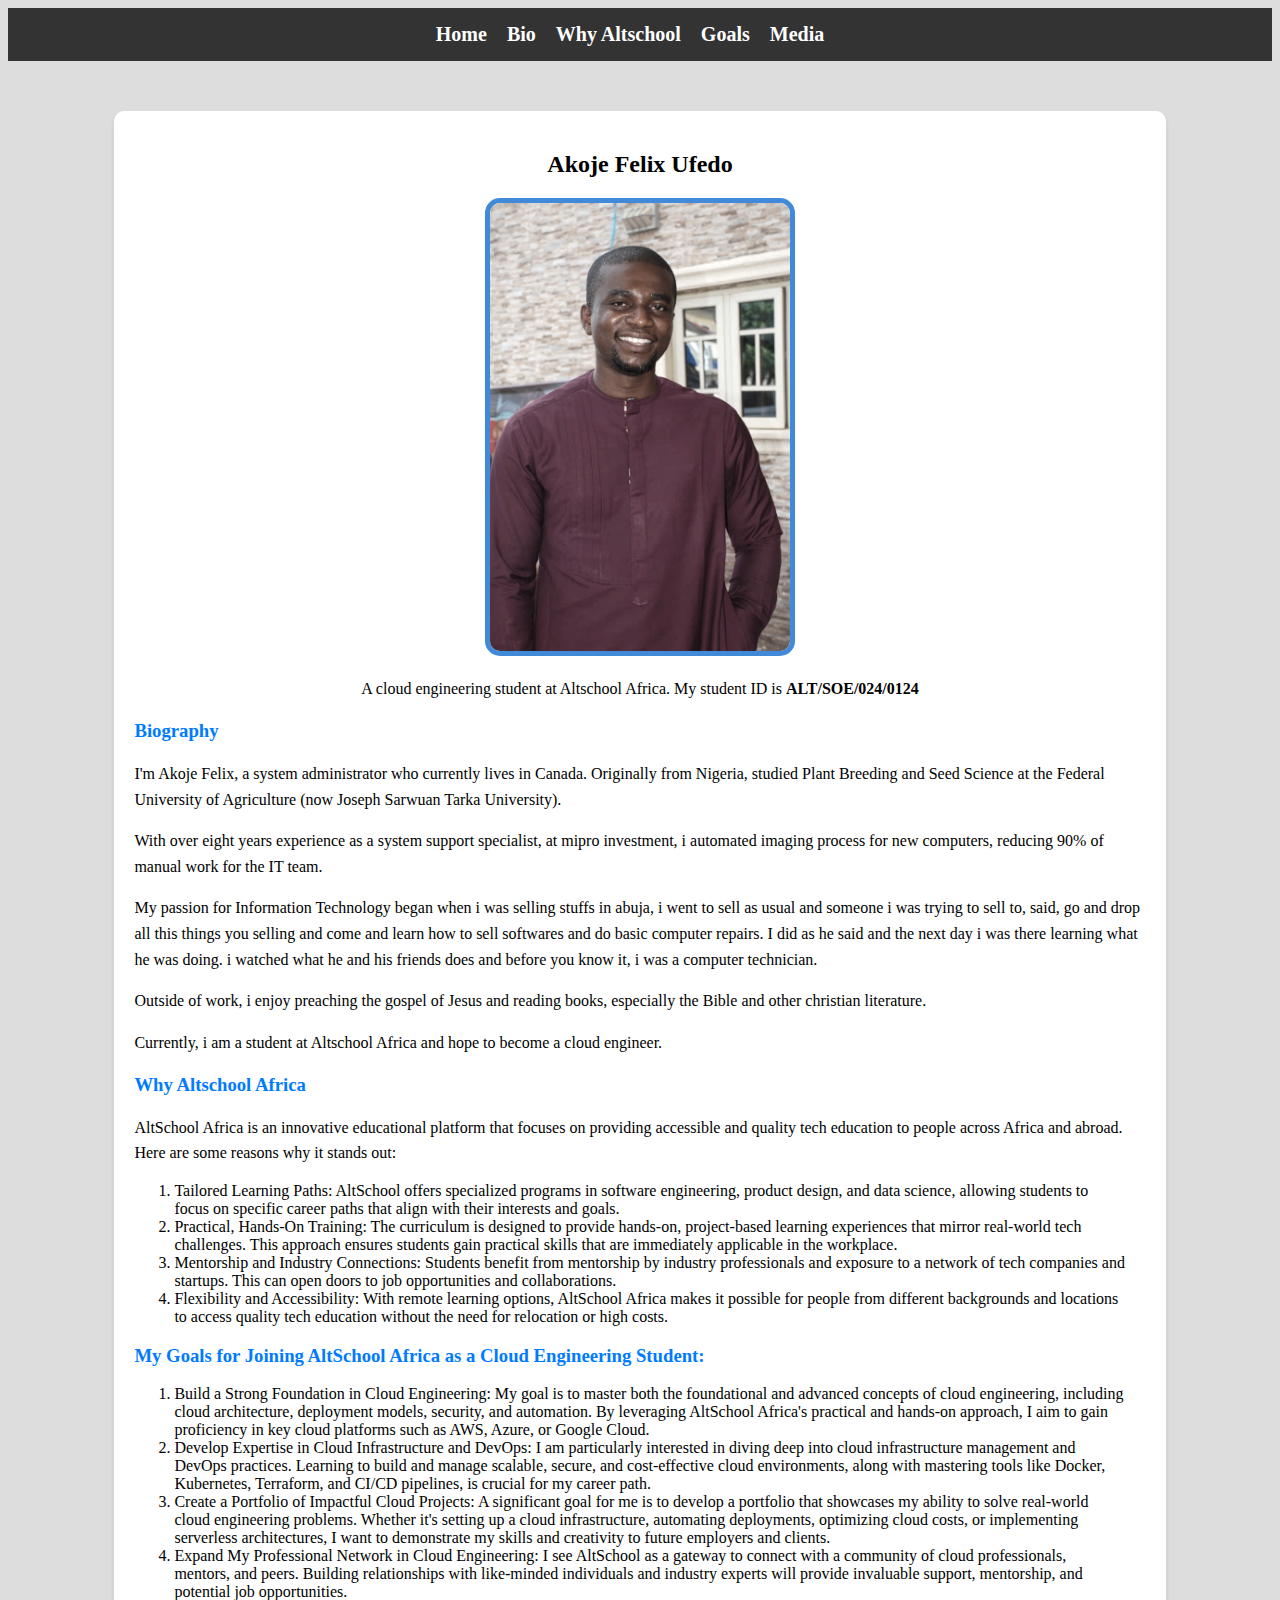
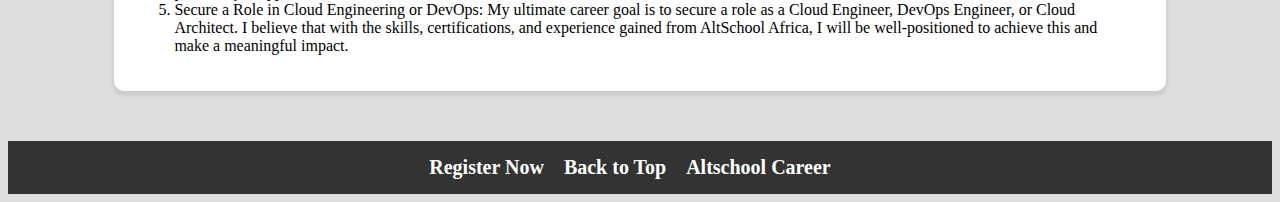
<file: index.html>
<!DOCTYPE html>
<!DOCTYPE html>
<html lang="en">
<head>
    <meta charset="UTF-8">
    <meta name="viewport" content="width=device-width, initial-scale=1.0">
    <title>Akoje Felix Bio</title>

    <link rel="preconnect" href="https://fonts.googleapis.com">
<link rel="preconnect" href="https://fonts.gstatic.com" crossorigin>
<link href="https://fonts.googleapis.com/css2?family=Roboto:ital,wght@0,100;0,300;0,400;0,500;0,700;0,900;1,100;1,300;1,400;1,500;1,700;1,900&display=swap" rel="stylesheet">

<link rel="stylesheet" href="index.css">
</head>
<body>
    <header id="home" >
        <nav>
            <ul>
                <li><a href="#home">Home</a></li>
                <li><a href="#biography">Bio</a></li>
                <li><a href="#why-altschool">Why Altschool</a></li>
                <li><a href="#My-goals">Goals</a></li>
                <li><a href="media.html">Media</a></li>
            </ul>
        </nav>
       
    </header>
    <main id="page">
        <section class="img-section">
            <h2>Akoje Felix Ufedo</h2>
            <img src="Images/Akoje.png" alt="My photo" height="200px" class="my-picture">
            <p>A cloud engineering student at Altschool Africa. My student ID is <strong>ALT/SOE/024/0124</strong></p>
            
        </section>
        <section>
            <h3 id="biography">
                Biography
            </h3>
            <p>
                I'm Akoje Felix, a system administrator who currently lives in Canada. Originally from Nigeria, studied Plant Breeding and Seed Science at the Federal University of Agriculture (now Joseph Sarwuan Tarka University).
            </p>
            <p>
                With over eight years experience as a system support specialist, at mipro investment, i automated imaging process for new computers, reducing 90% of manual work for the IT team.
            </p>
            <p>
                My passion for Information Technology began when i was selling stuffs in abuja, i went to sell as usual and someone i was trying to sell to, said, go and drop all this things you selling and come and learn how to sell softwares and do basic computer repairs. I did as he said and the next day i was there learning what he was doing. i watched what he and his friends does and before you know it, i was a computer technician.

            </p>
            <p>
                Outside of work, i enjoy preaching the gospel of Jesus and reading books, especially the Bible and other christian literature.
            </p>
            <p>
                Currently, i am a student at Altschool Africa and hope to become a cloud engineer.
            </p>
        </section>

        <section>
            <h3 id="why-altschool">
                Why Altschool Africa
            </h3>
            <p>
                AltSchool Africa is an innovative educational platform that focuses on providing accessible and quality tech education to people across Africa and abroad. Here are some reasons why it stands out:
                <ol>
                    <li>
                        Tailored Learning Paths: AltSchool offers specialized programs in software engineering, product design, and data science, allowing students to focus on specific career paths that align with their interests and goals.
                    </li>
                    <li>
                        Practical, Hands-On Training: The curriculum is designed to provide hands-on, project-based learning experiences that mirror real-world tech challenges. This approach ensures students gain practical skills that are immediately applicable in the workplace.
                    </li>
                    <li>
                        Mentorship and Industry Connections: Students benefit from mentorship by industry professionals and exposure to a network of tech companies and startups. This can open doors to job opportunities and collaborations.
                    </li>
                    <li>
                        Flexibility and Accessibility: With remote learning options, AltSchool Africa makes it possible for people from different backgrounds and locations to access quality tech education without the need for relocation or high costs.
                    </li>
                </ol>
            </p>
        </section>
        <section>
            <h3 id="My-goals">
                My Goals for Joining AltSchool Africa as a Cloud Engineering Student:
            </h3>
            <p>
                <ol>
                    <li>Build a Strong Foundation in Cloud Engineering: My goal is to master both the foundational and advanced concepts of cloud engineering, including cloud architecture, deployment models, security, and automation. By leveraging AltSchool Africa's practical and hands-on approach, I aim to gain proficiency in key cloud platforms such as AWS, Azure, or Google Cloud.</li>
                    <li>
                        Develop Expertise in Cloud Infrastructure and DevOps: I am particularly interested in diving deep into cloud infrastructure management and DevOps practices. Learning to build and manage scalable, secure, and cost-effective cloud environments, along with mastering tools like Docker, Kubernetes, Terraform, and CI/CD pipelines, is crucial for my career path.
                    </li>
                    <li>
                        Create a Portfolio of Impactful Cloud Projects: A significant goal for me is to develop a portfolio that showcases my ability to solve real-world cloud engineering problems. Whether it's setting up a cloud infrastructure, automating deployments, optimizing cloud costs, or implementing serverless architectures, I want to demonstrate my skills and creativity to future employers and clients.
                    </li>
                    <li>
                        Expand My Professional Network in Cloud Engineering: I see AltSchool as a gateway to connect with a community of cloud professionals, mentors, and peers. Building relationships with like-minded individuals and industry experts will provide invaluable support, mentorship, and potential job opportunities.
                    </li>
                    <li>
                        Secure a Role in Cloud Engineering or DevOps: My ultimate career goal is to secure a role as a Cloud Engineer, DevOps Engineer, or Cloud Architect. I believe that with the skills, certifications, and experience gained from AltSchool Africa, I will be well-positioned to achieve this and make a meaningful impact.
                    </li>
                    
                </ol>

            </p>
        </section>

    </main>
    <footer>
        <nav>
            <ul>
                <li><a href="form.html">Register Now</a></li>
                <li><a href="#home">Back to Top</a></li>
                <li><a href="table.html">Altschool Career</a></li>
            </ul>
        </nav>

    </footer>
    
</body>
<grammarly-desktop-integration data-grammarly-shadow-root="true"></grammarly-desktop-integration>
</html>
</file>
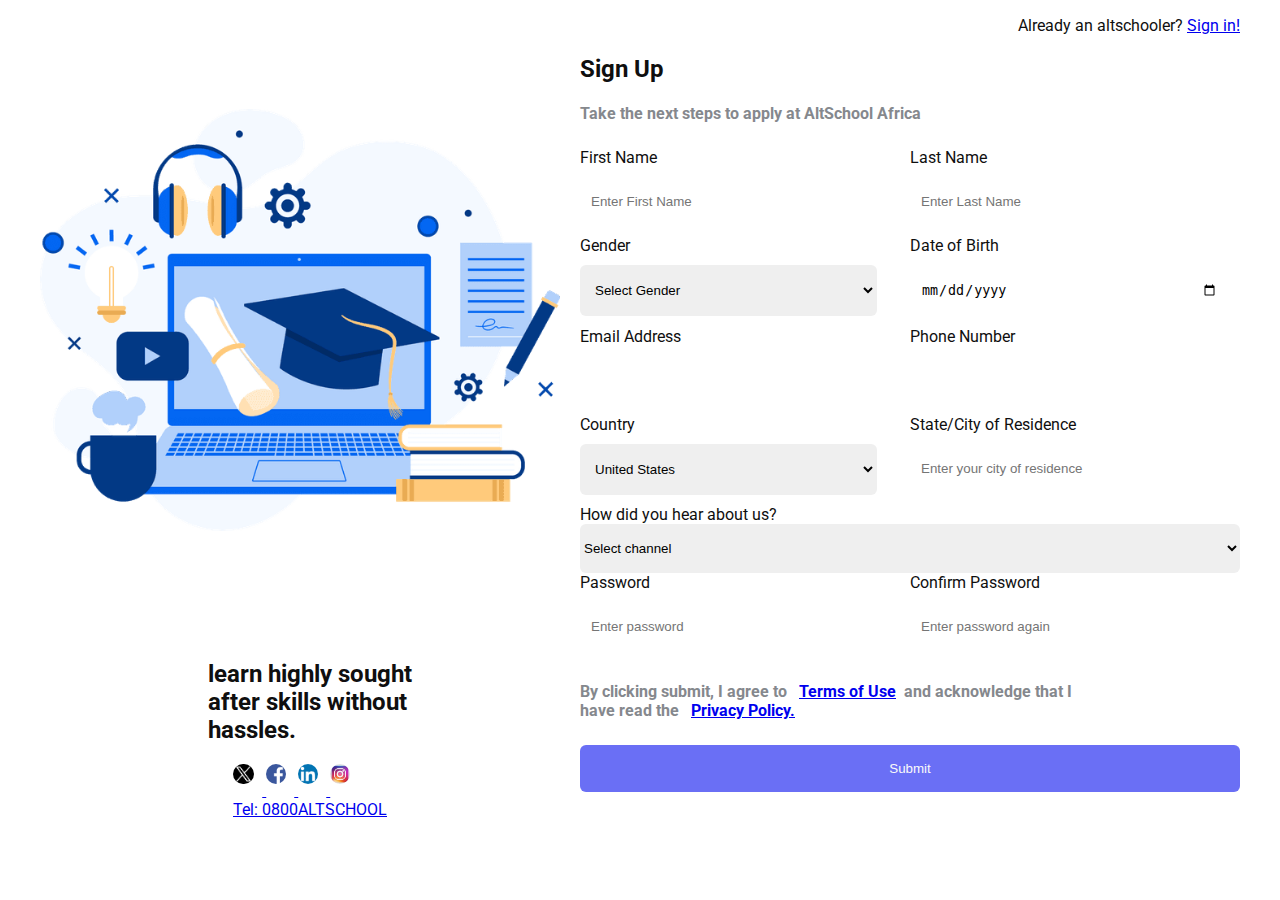
<file: form.html>
<!DOCTYPE html>
<!DOCTYPE html>
<html lang="en">
  <head>
    <meta charset="UTF-8" />
    <meta name="viewport" content="width=device-width, initial-scale=1.0" />
    <title>Form</title>

    <link rel="stylesheet" href="form.css" />

    <link rel="preconnect" href="https://fonts.googleapis.com">
<link rel="preconnect" href="https://fonts.gstatic.com" crossorigin>
<link href="https://fonts.googleapis.com/css2?family=Roboto:ital,wght@0,100;0,300;0,400;0,500;0,700;0,900;1,100;1,300;1,400;1,500;1,700;1,900&display=swap" rel="stylesheet">
  </head>
  <body>
    <div class="Container">
      <section class="graphic-section">
        <div class="img-div">
          <img src="Images/Altschool laptop.png" alt="laptop"  class="laptop-img" />
        </div>
        <div class="img-footer">
          <h2>learn highly sought <br> after skills without <br> hassles.</h2>
          <footer>
            <section>
              <a
                href="https://twitter.com/altschoolafrica"
                target="_blank"
                rel="noopener"
              >
                <img
                  src="Images/x twitter.png"
                  alt="X"
                  
                  class="twitter"
                />
              </a>
              <a href="https://facebook.com/AltSchoolAfrica">
                <img
                  src="Images/facebook.png"
                  alt="Facebook"
                  
                  class="facebook"
                />
              </a>
              <a href="https://linkedin.com/school/altschoolafrica">
                <img
                  src="Images/likedln.png"
                  alt="Linkedln"
                  
                  class="Linkedln"
                />
              </a>
              <a href="https://instagram.com/altschoolafrica">
                <img
                  src="Images/instagram.jpeg"
                  alt="Instagram"
                
                  class="instagram"
                />
              </a>
            </section>
            <a href="tel:0800ALTSCHOOL">Tel: 0800ALTSCHOOL</a>
          </footer>
        </div>
      </section>
      <section class="form-section">
        <div>
          <p class="already">
            Already an altschooler?
            <a href="sign.html">Sign in!</a>
          </p>

          <section>
            <h2>Sign Up</h2>
            <h4 class="">Take the next steps to apply at AltSchool Africa</h4>

            <form action="">
              <div class="form-row">
                <div class="fname-div">
                  <label for="fname">First Name</label> <br />
                  <input
                    type="text"
                    name=""
                    id="first-name"
                    placeholder="Enter First Name"
                  />
                </div>
                <div class="Lname-div">
                  <label for="Lname">Last Name</label> <br />
                  <input
                    type="text"
                    name=""
                    id="last-name"
                    placeholder="Enter Last Name"
                  />
                </div>
              </div>
              <div class="form-row">
                 <div class="gender-div">
                    <label for="Gender">Gender</label> <br>
                    <select name="Gender" id="gender">
                        <option value="">Select Gender</option>
                        <option value="">Male</option>
                        <option value="">Female</option>
                        
                    </select>
                 </div>
                 <div class="dob-div">
                    <label for="DOB">Date of Birth</label> <br>
                    <input type="date" name="DOB" id="dob">
                 </div>
              </div>
              <div class="form-row">
                <div class="email-div">
                    <label for="email">Email Address</label> <br>
                    <input type="email" name="" id="email">
                </div>
                <div class="number-div">
                    <label for="">Phone Number</label> <br>
                    <input type="number" name="" id="number">
                </div>
              </div>
              <div class="form-row">
                <div class="country-div" >
                    <label for="Country">Country</label> <br>
                    <select name="Country" id="country">
                        <option value="United States">United States</option>
                        <option value="Afghanistan">Afghanistan</option>
                        <option value="Albania">Albania</option>
                        <option value="Algeria">Algeria</option>
                        <option value="American Samoa">American Samoa</option>
                        <option value="Andorra">Andorra</option>
                        <option value="Angola">Angola</option>
                        <option value="Anguilla">Anguilla</option>
                        <option value="Antartica">Antarctica</option>
                        <option value="Antigua and Barbuda">Antigua and Barbuda</option>
                        <option value="Argentina">Argentina</option>
                        <option value="Armenia">Armenia</option>
                        <option value="Aruba">Aruba</option>
                        <option value="Australia">Australia</option>
                        <option value="Austria">Austria</option>
                        <option value="Azerbaijan">Azerbaijan</option>
                        <option value="Bahamas">Bahamas</option>
                        <option value="Bahrain">Bahrain</option>
                        <option value="Bangladesh">Bangladesh</option>
                        <option value="Barbados">Barbados</option>
                        <option value="Belarus">Belarus</option>
                        <option value="Belgium">Belgium</option>
                        <option value="Belize">Belize</option>
                        <option value="Benin">Benin</option>
                    </select>
                </div>
                <div class="state-div">
                    <label for="State">State/City of Residence</label> <br>
                    <input type="text" placeholder="Enter your city of residence" id="state">
                </div>
              </div>
              <div>
                <label for="">How did you hear about us?</label> <br>
                <select name="" id="about-us">
                    <option value="Select">Select channel</option>
                    <option value="twitter">Twitter</option>
                    <option value="facebook">Facebook</option>
                    <option value="instagram">Instagram</option>
                    <option value="linkedln">Linkedln</option>
                    <option value="youtube">Youtube</option>
                    <option value="friend">Friend</option>
                    <option value="billboard">Billboard</option>
                </select>
              </div>
              <div class="form-row">
                <div class="password-div">
                    <label for="password">Password</label> <br>
                    <input type="password" name="" id="password" placeholder="Enter password">
                </div>
                <div class="confirm-div">
                    <label for="password">Confirm Password</label> <br>
                    <input type="password" name="" id="confirm-p" placeholder="Enter password again">
                </div>
              </div>
              <h4>
                By clicking submit, I agree to &nbsp;
                <a href="https://www.altschoolafrica.com/terms-and-conditions" target="__blank">Terms of Use</a>
                &nbsp;and acknowledge that I <br>
                have read the &nbsp;
                <a href="https://www.altschoolafrica.com/privacy-policy" target="__blank">Privacy Policy.</a>
              </h4>
              <button class="submit">Submit</button>
            </form>
          </section>
        </div>
      </section>
    </div>
  </body>
</html>
</file>
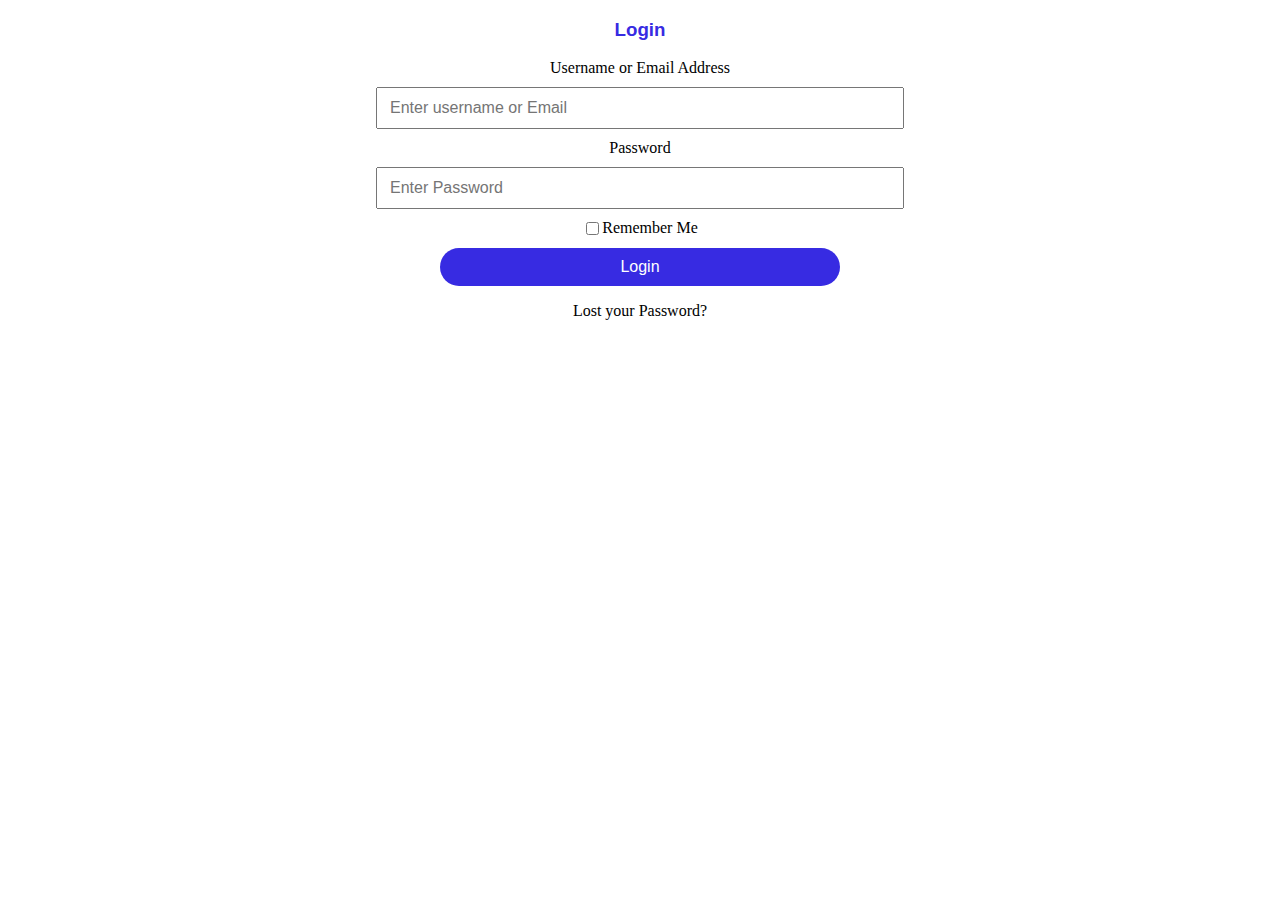
<file: sign.html>
<!DOCTYPE html>
<!DOCTYPE html>
<html lang="en">
<head>
    <meta charset="UTF-8">
    <meta name="viewport" content="width=device-width, initial-scale=1.0">
    <title>Sign in</title>

    <link rel="stylesheet" href="sign.css">
</head>
<body>
    
        <h3 class="login-heading">
            Login

        </h3>
    
    <form action="">
        <div class="username-div">
            <label for="username or email" class="username">Username or Email Address</label>
        <input type="text" placeholder="Enter username or Email" class="username-email">
        </div>
        <div class="password-div">
            <label for="password">Password</label>
        <input type="password" placeholder="Enter Password" class="password">
        </div>
        <div class="checkbox-div">
            <input type="checkbox" name="" id="">
        <label for="checkbox">Remember Me</label>

        </div>

        <div class="button-div">
            <button type="submit" class="button">Login</button>
        </div>
       
        <div>
            <p class="lost-password">
                Lost your Password?
            </p>
        </div>
    </form>
  
</body>
</html>
</file>
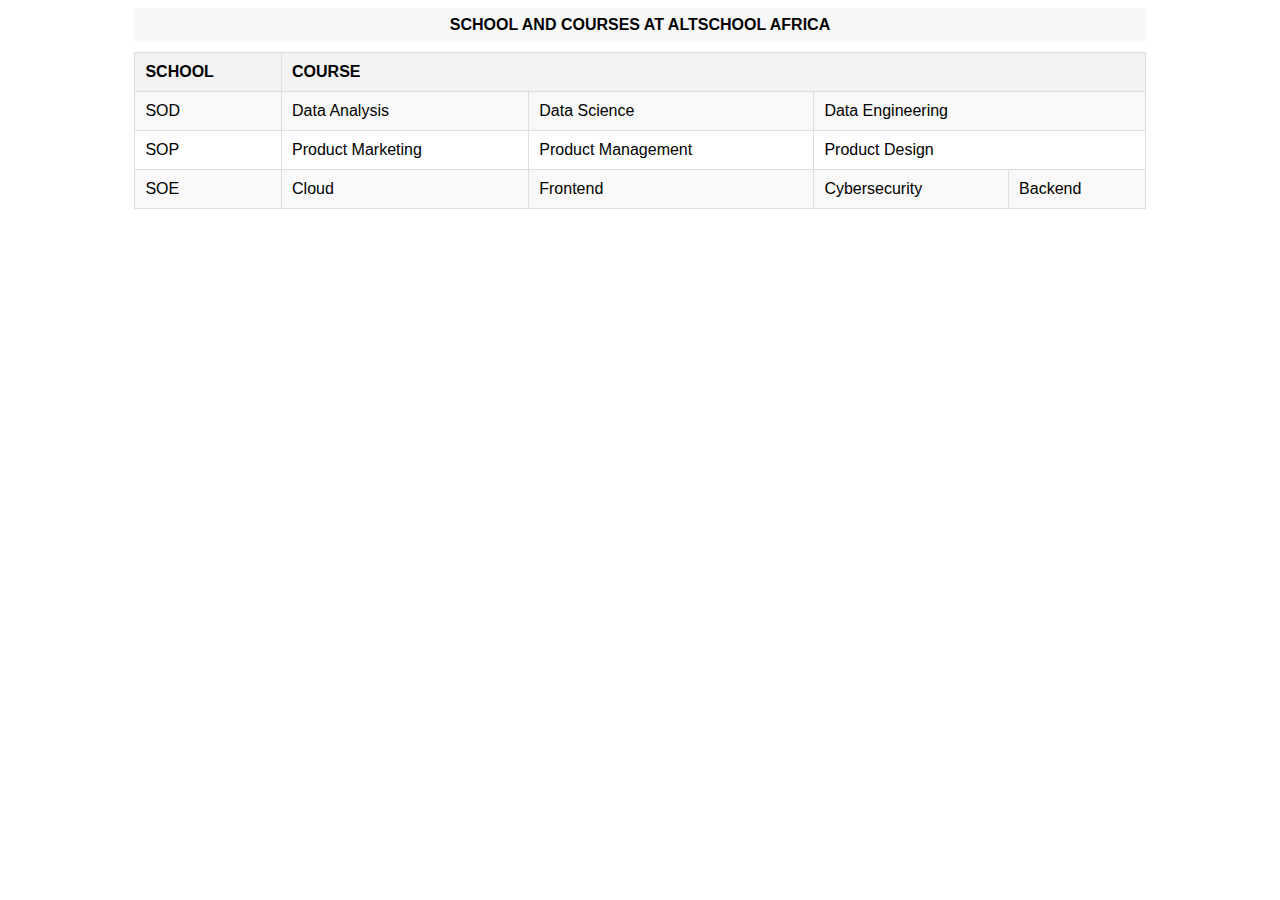
<file: table.html>
<!DOCTYPE html>
<html lang="en">
<head>
    <meta charset="UTF-8">
    <meta name="viewport" content="width=device-width, initial-scale=1.0">
    <title>Table</title>
    <link rel="stylesheet" href="table.css">
</head>
<body>
    <table>
        <caption>SCHOOL AND COURSES AT ALTSCHOOL AFRICA</caption>

        <thead>
            <tr>
                <th>SCHOOL</th>
                <th colspan="4">COURSE</th>
            </tr>
        </thead>
        
        <tbody>
            <tr>
                <td>SOD</td>
                <td>Data Analysis</td>
                <td>Data Science</td>
                <td colspan="2">Data Engineering</td>
            </tr>
            
            <tr>
                <td>SOP</td>
                <td>Product Marketing</td>
                <td>Product Management</td>
                <td  colspan="2">Product Design</td>
            </tr>
           
            <tr>
                <td>SOE</td>
                <td>Cloud</td>
                <td>Frontend </td>
                <td>Cybersecurity</td>
                <td>Backend</td>
               
            </tr>
            
                
                
                
                
            
            
        </tbody>
    </table>
    
    
</body>
</html>
</file>
<file: index.css>
body {
    background-color: #ddd;
}

ul {
    display: flex;  
    list-style-type: none;  
    padding: 15px 15px;  
    margin: 0;  
    justify-content: center;
    background-color: #333;
}

li {
    margin-right: 20px;  
    
}

li a {
    text-decoration: none;
    color: white;
    font-size: 20px;
    font-weight: bold;
    transition: background-color 0.3s, transform 0.3s;
    
}

li a:hover {
    color: #007BFF;  
    transform: scale(1.1);  
}

.img-section {
    text-align: center;
}

.my-picture {
    width: 300px;
    height: auto;
    border-radius: 15px;
    border: 5px solid #007BFF;
    filter: grayscale(50%) brightness(1.2);
    transition: transform 0.3s ease, filter 0.3s ease;
    cursor: pointer;
}

.my-picture:hover {
    transform: scale(1.1);  
    filter: grayscale(0%);  
}

#page {
    width: 80%;
    margin: 50px auto;
    padding: 20px;
    background-color: #fff;
    border-radius: 10px;
    box-shadow: 0 4px 5px rgba(0, 0, 0, 0.1);
}

h3 {
    color: #007BFF;
}

p {
    line-height: 1.6;  
}
</file>
<file: form.css>
body {
    background-color: transparent;
    color: rgb(15, 15, 15);
    font-size: 16px;
    font-family: Roboto, sans-serif;
    margin: 0;
}

h4{
    color: rgb(133, 136, 141);
    margin-bottom: 25px;
}

.Container {
    display: flex;
    

}

.graphic-section {
    width: 45%;
    margin-left: 40px;
    
  
}

.img-div {
    display: flex;            
    justify-content: center;  
    align-items: center;      
    height: 60vh;
    margin-right: 20px; 
    margin-top: 50px; 
    margin-bottom: 50px;
}
  
  
    
    
    


.laptop-img {
    max-width: 100%;          
    height: auto; 



    
    
    
}

.twitter,
.facebook,
.Linkedln,
.instagram {
     height: 20px;
     border-radius: 10px;
     margin-right: 8px;
     margin-bottom: 12px;
        
    
}

.img-footer {
    display: flex;
    flex-direction: column;
    align-items: center;
}

.form-section {
    width: 55%;
    margin-right: 40px;
}

.already {
    text-align: right;
}


.form-row {
    display: flex;
    

  

}

.fname-div,
.Lname-div,
.gender-div,
.dob-div,
.email-div,
.number-div,
.country-div,
.state-div,
.password-div,
.confirm-div {
    width: 100%

}


#first-name {
    padding: 16px 24px 16px 10px;
    border: 1px solid transparent;
    border-radius: 6px;
    width: 90%;
    margin-right: 20px;
    margin-top: 10px;
    margin-bottom: 10px;
    
}

#last-name {
    padding: 16px 24px 16px 10px;
    border: 1px solid transparent;
    border-radius: 6px;
    width: 90%;
    margin-top: 10px;
    margin-bottom: 10px;
}

#gender,
#email,
#country,
#password {
    padding: 16px 24px 16px 10px;
    border: 1px solid transparent;
    border-radius: 6px;
    width: 90%;
    margin-right: 20px;
    margin-top: 10px;
    margin-bottom: 10px;
}

#dob,
#number,
#state,
#confirm-p {
    padding: 16px 24px 16px 10px;
    border: 1px solid transparent;
    border-radius: 6px;
    width: 90%;
    margin-top: 10px;
    margin-bottom: 10px;
}

#about-us {
    width: 100%;
    padding: 16px 0px;
    border: none;
    border-radius: 6px;
}

.submit {
    width: 100%;
    background: rgb(106, 111, 245);
    color: rgb(250, 250, 250);
    padding: 16px 0px;
    border: none;
    border-radius: 6px;
    cursor: pointer;
    margin-bottom: 40px;
}
</file>
<file: sign.css>
.login-heading {
    color: rgb(55, 43, 226);
    font-family: Arial, Helvetica, sans-serif;
    text-align: center;
}

.username-div,
.password-div
  {
    display: flex;
    flex-direction: column;
    align-items: center;
    

}

.username-email,
.password {
    width: 500px;
    padding: 10px 12px;
    font-size: 16px;
    margin-top: 10px;
    margin-bottom: 10px;
}

 .checkbox-div {
    display: flex;
    justify-content: center;
 }
    
 .button {
    background-color: rgb(55, 43, 226);
    color: white;
    padding: 10px 16px;
    font-family: Arial, Helvetica, sans-serif;
    font-size: 16px;
    border-radius: 20px;
    border: none;
    width: 400px;
    margin-top: 10px;
 }

 .button-div {
    display: flex;
    justify-content: center;
    align-items: center;
 }

 .lost-password {
    text-align: center;
 }
</file>
<file: table.css>
body {
    font-family: Arial, Helvetica, sans-serif;
}

table {
    width: 80%;
    border-collapse: collapse;
    margin: 0 auto;
}

caption {
    font-weight: bold;
    margin-bottom: 10px;
    padding: 8px;
    background-color: #f8f8f8;
}

th, td {
    border: 1px solid #ddd;
    text-align: left;
    padding: 10px;
}

th {
    background-color: #f2f2f2;
}

tr:nth-child(odd) {
    background-color: #f9f9f9;
}

tr:hover {
    background-color: #f1f1f1;
}
</file>
